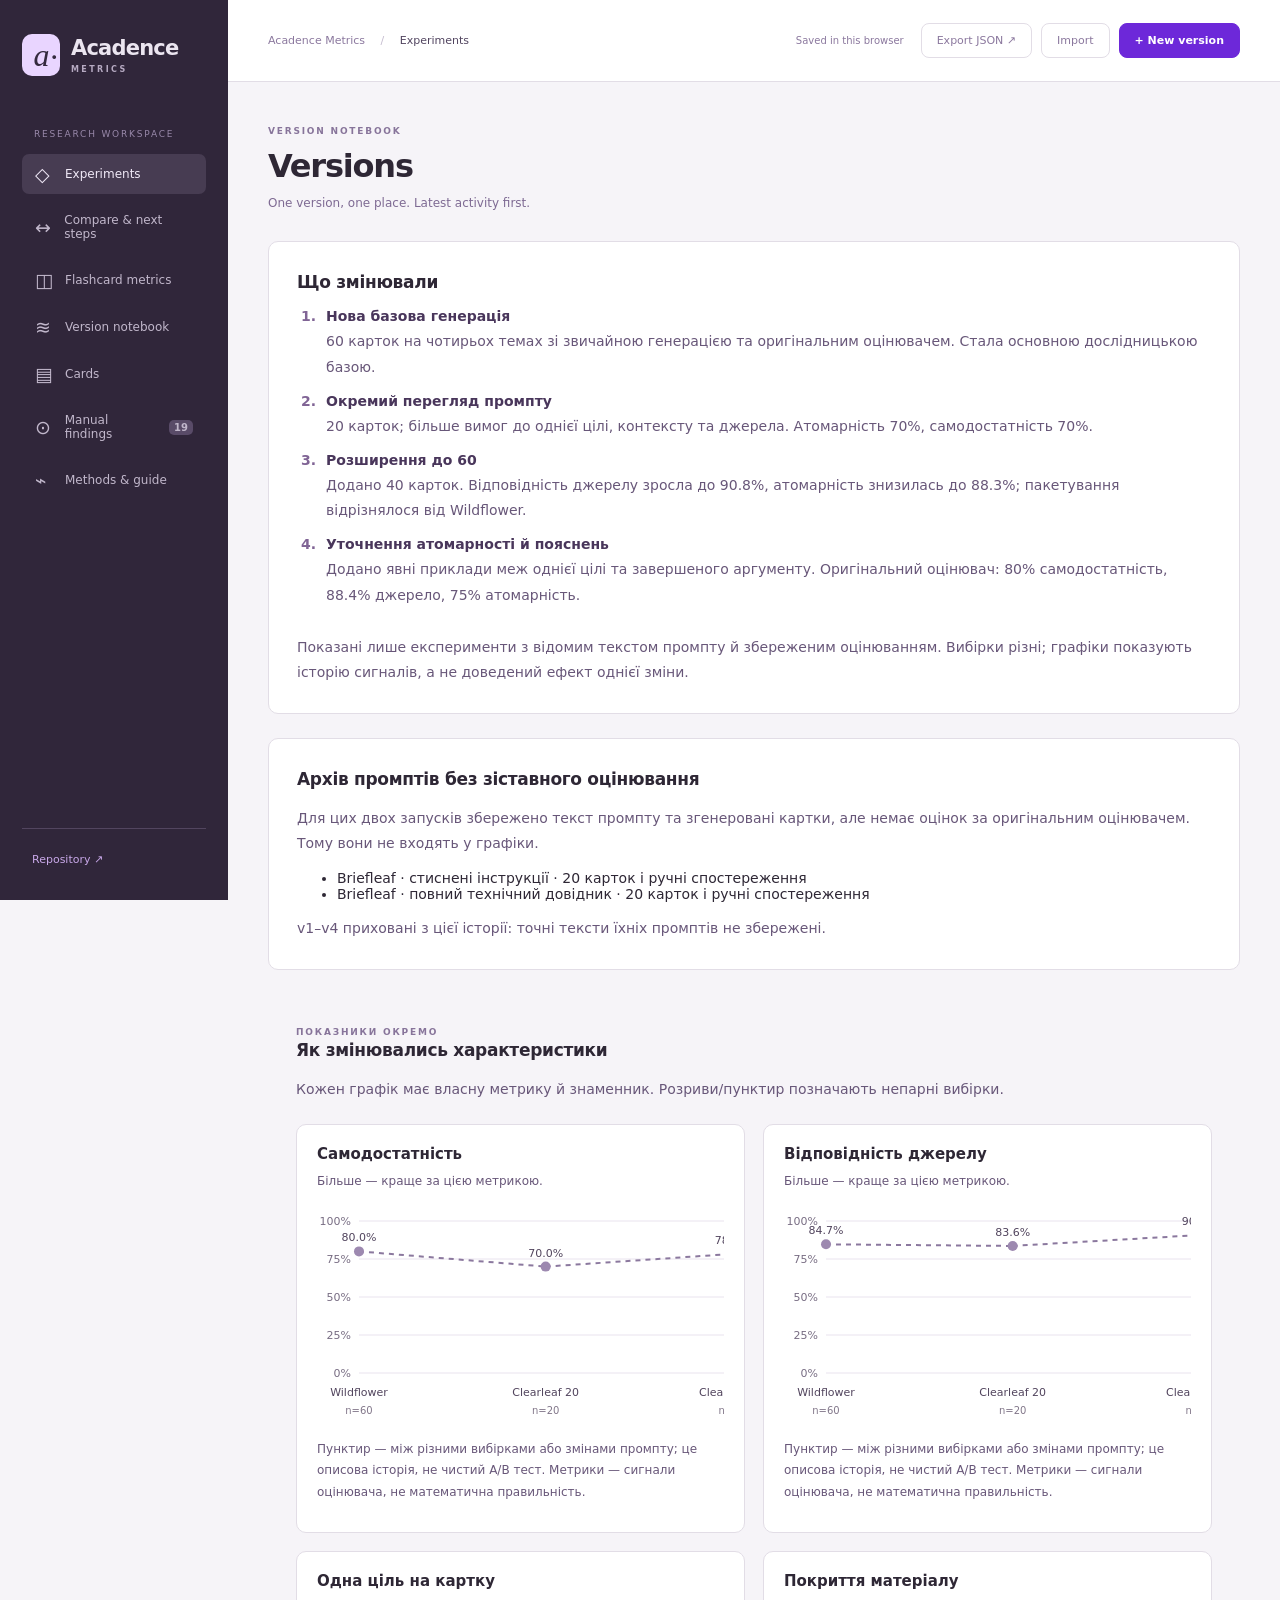
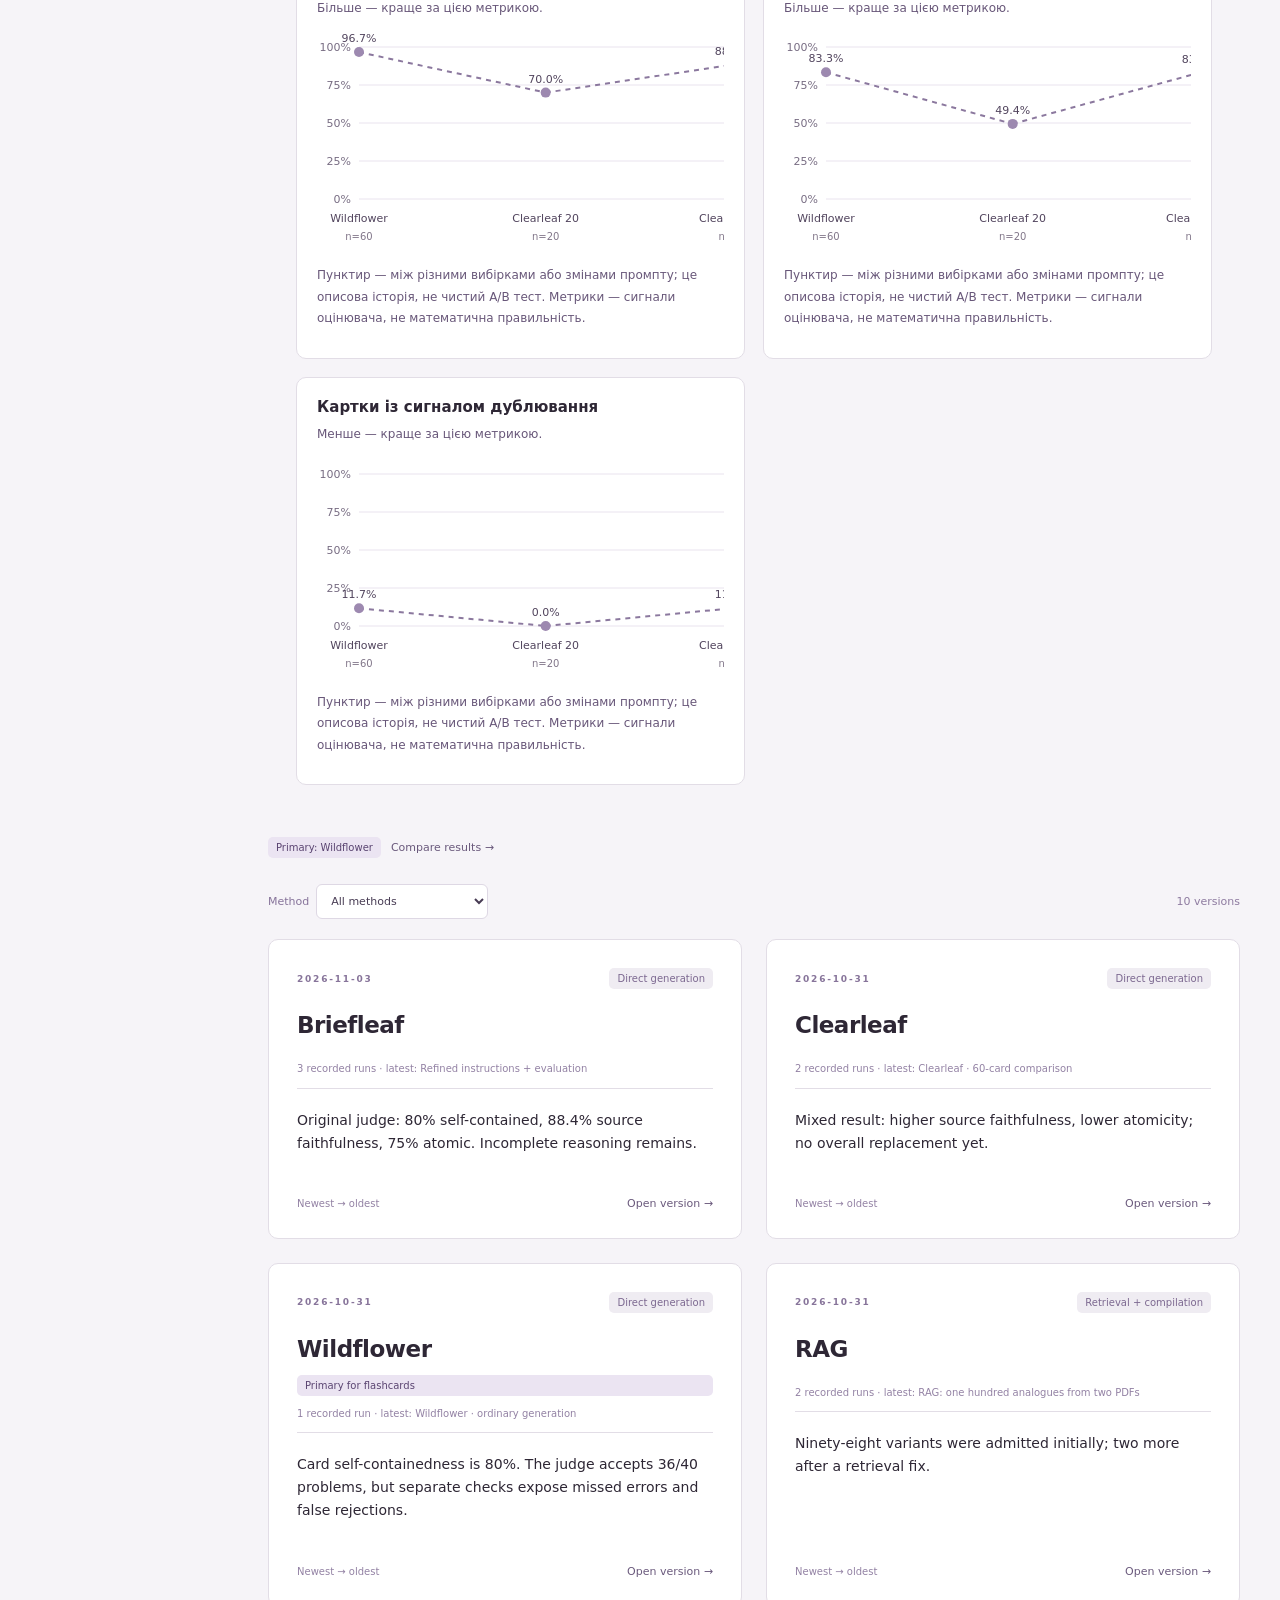
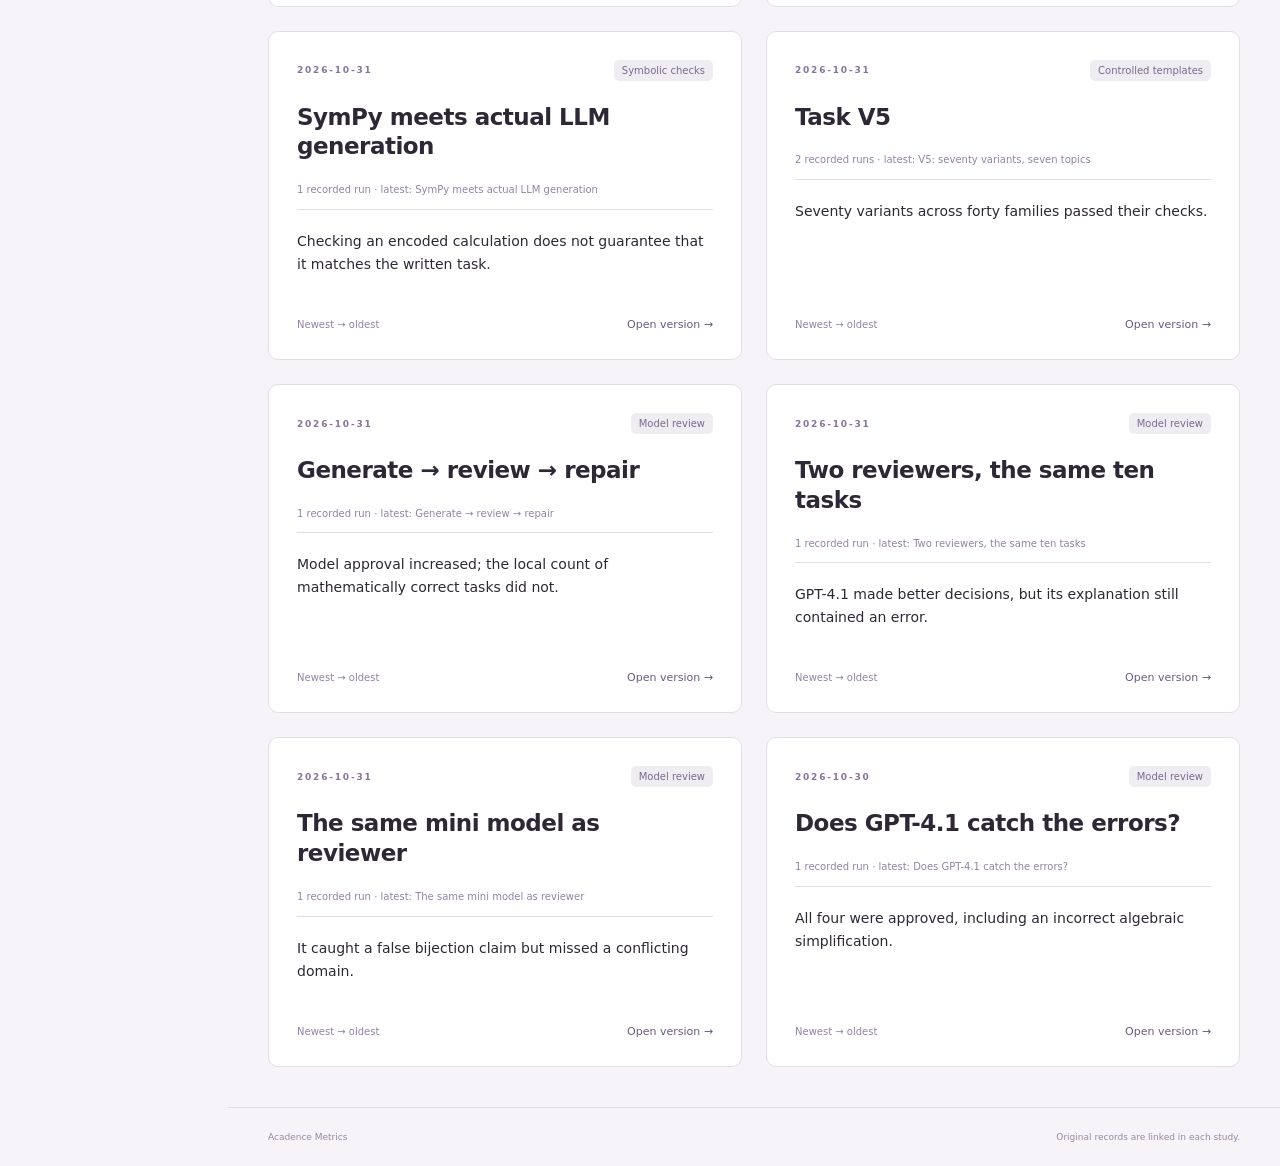
<file: index.html>
<!doctype html>
<html lang="en">
<head>
<meta charset="utf-8"><meta name="viewport" content="width=device-width,initial-scale=1">
<meta name="description" content="Acadence Metrics: experiments, evidence, prompt versions and mathematical validation.">
<meta name="application-name" content="Acadence Metrics">
<meta property="og:site_name" content="Acadence Metrics">
<meta property="og:title" content="Acadence Metrics">
<title>Acadence Metrics</title>
<link rel="icon" href="favicon.svg" type="image/svg+xml">
<link rel="stylesheet" href="style.css?v=version-history">
<link rel="stylesheet" href="vendor/katex/katex.min.css">
<script src="vendor/katex/katex.min.js" defer></script>
<script src="vendor/math-renderer.js" defer></script>
<script src="data.js" defer></script>
<script src="experiments-catalog.js?v=acadence-purple" defer></script>
<script src="history-english.js?v=acadence-purple" defer></script>
<script src="version-runs.js?v=version-history" defer></script>
<script src="version-history.js?v=version-history" defer></script>
<script src="research.js?v=version-history" defer></script>
<script src="version-comparison.js?v=acadence-purple" defer></script>
<script src="workspace.js?v=acadence-purple" defer></script>
<script src="app.js?v=acadence-purple" defer></script>
</head><body>
<aside class="sidebar">
<a class="brand" href="#reviews"><span class="brand-mark">a<span>·</span></span><span>Acadence<small>METRICS</small></span></a>
<div class="nav-label">RESEARCH WORKSPACE</div>
<nav aria-label="Sections">
<a href="#reviews" data-view="reviews"><span>◇</span> Experiments</a>
<a href="#comparison" data-view="comparison"><span>↔</span> Compare & next steps</a>
<a href="#overview" data-view="overview"><span>◫</span> Flashcard metrics</a>
<a href="#versions" data-view="versions"><span>≋</span> Version notebook</a>
<a href="#cards" data-view="cards"><span>▤</span> Cards</a>
<a href="#issues" data-view="issues"><span>⊙</span> Manual findings <b id="issue-count"></b></a>
<a href="#guide" data-view="guide"><span>⌁</span> Methods & guide</a>
</nav>
<div class="sidebar-bottom"><a href="https://github.com/olexandratabakova/mathpdf-metrics" target="_blank" rel="noreferrer">Repository ↗</a></div>
</aside>
<div class="workspace"><header class="topbar"><span>Acadence Metrics <span class="slash">/</span> <b id="breadcrumb">Experiments</b></span><div class="top-actions"><span class="storage-label" id="storage-label">Saved in this browser</span><button id="backup" class="quiet">Export JSON ↗</button><button id="import-backup" class="quiet">Import</button><button id="new-run" class="primary">+ New version</button></div></header>
<main id="main" tabindex="-1"></main><footer class="page-footer"><span>Acadence Metrics</span><span>Original records are linked in each study.</span></footer></div>
    <dialog id="version-dialog" aria-labelledby="version-title">
      <form id="version-form">
        <div class="modal-heading">
          <div>
            <span class="eyebrow">EXPERIMENT HISTORY</span>
            <h2 id="version-title">New version</h2>
          </div>
          <button type="button" class="icon" data-close aria-label="Close">
            ×
          </button>
        </div>
        <div class="form-body">
          <div class="two-col">
            <label
              >Version ID<input
                name="id"
                required
                maxlength="40"
                placeholder="v5" /></label
            ><label>Date<input name="date" type="date" required /></label>
          </div>
          <label
            >Short title<input
              name="title"
              required
              maxlength="160"
              placeholder="For example: more precise task statements" /></label
          ><label
            >Status<select name="status">
              <option value="draft">Draft</option>
              <option value="review">In review</option>
              <option value="accepted">Accepted</option>
            </select></label
          ><label
            >Changes, hypothesis and conclusions<textarea
              name="notes"
              rows="3"
              maxlength="12000"
              placeholder="Hypothesis, changes, conclusion…"
            ></textarea></label
          ><label
            >Prompt snapshot <span class="muted">optional</span
            ><textarea
              name="prompt"
              rows="5"
              maxlength="100000"
              placeholder="Paste the exact prompt for this version"
            ></textarea></label
          ><label
            >Evaluation results CSV <span class="muted">optional</span
            ><input name="csv" type="file" accept=".csv,text/csv"
          /></label>
          <div id="set-scopes"></div>
          <p class="hint">
            Attach cards_*.csv from the evaluator. A version without CSV adds no invented scores. Storage is local; export JSON to move or back up your data.
          </p>
          <p id="form-error" class="error" role="alert" hidden></p>
        </div>
        <div class="modal-footer">
          <button type="button" class="quiet" data-close>Cancel</button
          ><button class="primary" type="submit">Save version</button>
        </div>
      </form>
    </dialog>
    <dialog id="card-dialog" aria-labelledby="card-title">
      <div class="modal-heading">
        <h2 id="card-title">Card</h2>
        <button class="icon" data-close aria-label="Close card">×</button>
      </div>
      <div id="card-detail" class="form-body"></div>
    </dialog>
    <dialog id="issue-dialog" aria-labelledby="issue-title">
      <form id="issue-form">
        <div class="modal-heading">
          <h2 id="issue-title">New finding</h2>
          <button
            type="button"
            class="icon"
            data-close
            aria-label="Close finding"
          >
            ×
          </button>
        </div>
        <div class="form-body">
          <div class="two-col">
            <label>Version<select name="version"></select></label
            ><label
              >Severity<select name="severity">
                <option>Significant</option>
                <option>Critical</option>
                <option>Formatting</option>
              </select></label
            >
          </div>
          <label
            >Topic<input
              name="topic"
              required
              maxlength="200"
              placeholder="For example: functions, tasks"
          /></label>
          <div class="two-col">
            <label
              >Location<input
                name="location"
                required
                maxlength="200"
                placeholder="Task 3, PDF page 2" /></label
            ><label
              >Category<input
                name="category"
                required
                maxlength="100"
                placeholder="False premise"
            /></label>
          </div>
          <label
            >What went wrong<textarea
              name="description"
              required
              rows="3"
              maxlength="8000"
            ></textarea></label
          ><label
            >Evidence or counterexample<textarea
              name="evidence"
              rows="2"
              maxlength="8000"
            ></textarea></label
          ><label
            >Next step<input
              name="next"
              maxlength="2000"
              placeholder="What needs to be retested"
          /></label>
        </div>
        <div class="modal-footer">
          <button type="button" class="quiet" data-close>Cancel</button
          ><button class="primary" type="submit">Add finding</button>
        </div>
      </form>
    </dialog>
    <input
      id="backup-file"
      type="file"
      accept=".json,application/json"
      hidden
    />
    <div id="toast" role="status" hidden></div>
    <noscript>Enable JavaScript to open the dashboard.</noscript>
  </body>
</html>
</file>
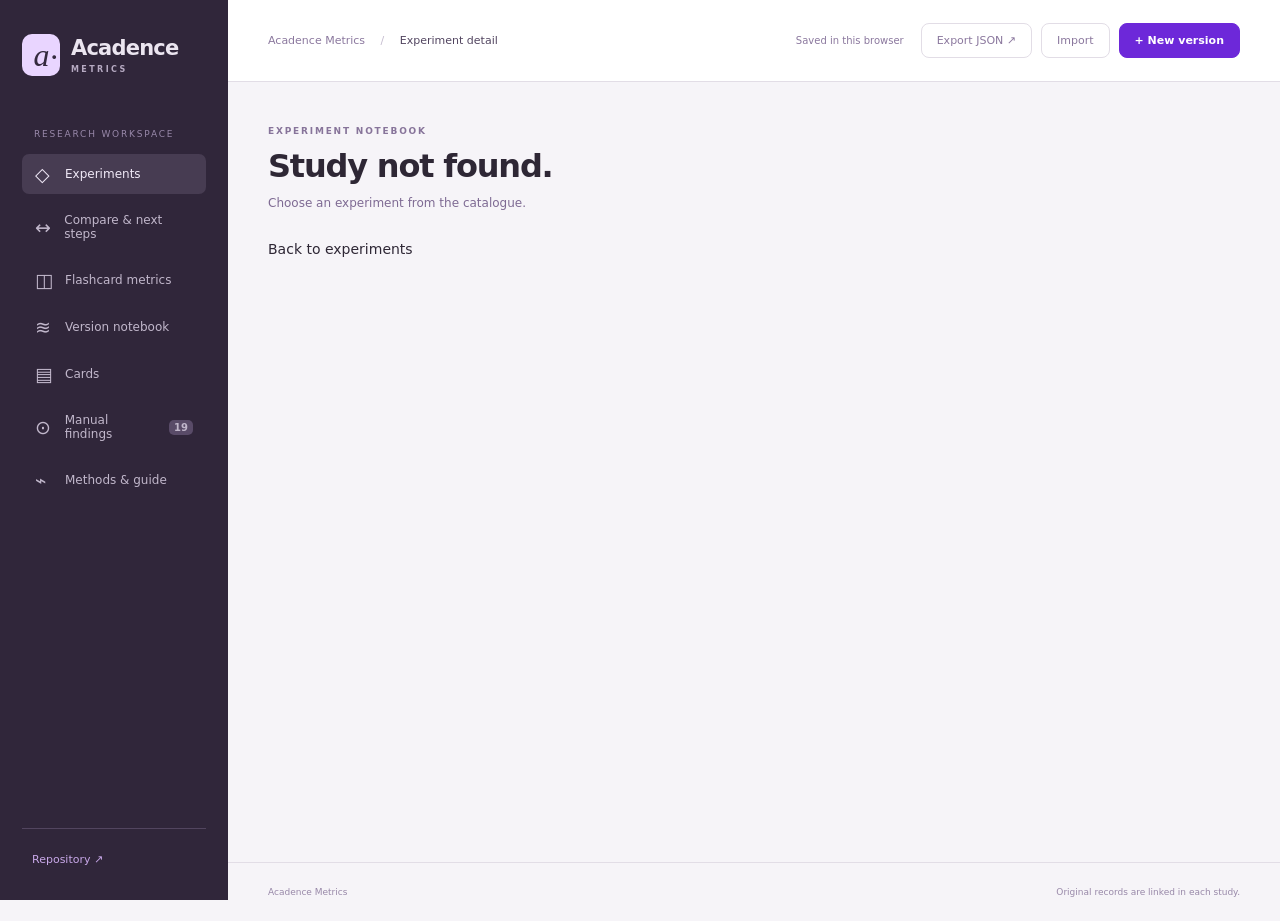
<file: experiment.html>
<!doctype html>
<html lang="en">
<head>
<meta charset="utf-8"><meta name="viewport" content="width=device-width,initial-scale=1">
<meta name="description" content="Acadence Metrics: experiments, evidence, prompt versions and mathematical validation.">
<meta name="application-name" content="Acadence Metrics">
<meta property="og:site_name" content="Acadence Metrics">
<meta property="og:title" content="Acadence Metrics">
<title>Experiment · Acadence Metrics</title>
<link rel="icon" href="favicon.svg" type="image/svg+xml">
<link rel="stylesheet" href="style.css?v=version-history">
<link rel="stylesheet" href="vendor/katex/katex.min.css">
<script src="vendor/katex/katex.min.js" defer></script>
<script src="vendor/math-renderer.js" defer></script>
<script src="data.js" defer></script>
<script src="experiments-catalog.js?v=acadence-purple" defer></script>
<script src="history-english.js?v=acadence-purple" defer></script>
<script src="version-runs.js?v=version-history" defer></script>
<script src="version-history.js?v=version-history" defer></script>
<script src="research.js?v=version-history" defer></script>
<script src="version-comparison.js?v=acadence-purple" defer></script>
<script src="workspace.js?v=acadence-purple" defer></script>
<script src="app.js?v=acadence-purple" defer></script>
</head><body>
<aside class="sidebar">
<a class="brand" href="index.html#reviews"><span class="brand-mark">a<span>·</span></span><span>Acadence<small>METRICS</small></span></a>
<div class="nav-label">RESEARCH WORKSPACE</div>
<nav aria-label="Sections">
<a href="index.html#reviews" data-view="reviews"><span>◇</span> Experiments</a>
<a href="index.html#comparison" data-view="comparison"><span>↔</span> Compare & next steps</a>
<a href="index.html#overview" data-view="overview"><span>◫</span> Flashcard metrics</a>
<a href="index.html#versions" data-view="versions"><span>≋</span> Version notebook</a>
<a href="index.html#cards" data-view="cards"><span>▤</span> Cards</a>
<a href="index.html#issues" data-view="issues"><span>⊙</span> Manual findings <b id="issue-count"></b></a>
<a href="index.html#guide" data-view="guide"><span>⌁</span> Methods & guide</a>
</nav>
<div class="sidebar-bottom"><a href="https://github.com/olexandratabakova/mathpdf-metrics" target="_blank" rel="noreferrer">Repository ↗</a></div>
</aside>
<div class="workspace"><header class="topbar"><span>Acadence Metrics <span class="slash">/</span> <b id="breadcrumb">Experiments</b></span><div class="top-actions"><span class="storage-label" id="storage-label">Saved in this browser</span><button id="backup" class="quiet">Export JSON ↗</button><button id="import-backup" class="quiet">Import</button><button id="new-run" class="primary">+ New version</button></div></header>
<main id="main" tabindex="-1"></main><footer class="page-footer"><span>Acadence Metrics</span><span>Original records are linked in each study.</span></footer></div>
    <dialog id="version-dialog" aria-labelledby="version-title">
      <form id="version-form">
        <div class="modal-heading">
          <div>
            <span class="eyebrow">EXPERIMENT HISTORY</span>
            <h2 id="version-title">New version</h2>
          </div>
          <button type="button" class="icon" data-close aria-label="Close">
            ×
          </button>
        </div>
        <div class="form-body">
          <div class="two-col">
            <label
              >Version ID<input
                name="id"
                required
                maxlength="40"
                placeholder="v5" /></label
            ><label>Date<input name="date" type="date" required /></label>
          </div>
          <label
            >Short title<input
              name="title"
              required
              maxlength="160"
              placeholder="For example: more precise task statements" /></label
          ><label
            >Status<select name="status">
              <option value="draft">Draft</option>
              <option value="review">In review</option>
              <option value="accepted">Accepted</option>
            </select></label
          ><label
            >Changes, hypothesis and conclusions<textarea
              name="notes"
              rows="3"
              maxlength="12000"
              placeholder="Hypothesis, changes, conclusion…"
            ></textarea></label
          ><label
            >Prompt snapshot <span class="muted">optional</span
            ><textarea
              name="prompt"
              rows="5"
              maxlength="100000"
              placeholder="Paste the exact prompt for this version"
            ></textarea></label
          ><label
            >Evaluation results CSV <span class="muted">optional</span
            ><input name="csv" type="file" accept=".csv,text/csv"
          /></label>
          <div id="set-scopes"></div>
          <p class="hint">
            Attach cards_*.csv from the evaluator. A version without CSV adds no invented scores. Storage is local; export JSON to move or back up your data.
          </p>
          <p id="form-error" class="error" role="alert" hidden></p>
        </div>
        <div class="modal-footer">
          <button type="button" class="quiet" data-close>Cancel</button
          ><button class="primary" type="submit">Save version</button>
        </div>
      </form>
    </dialog>
    <dialog id="card-dialog" aria-labelledby="card-title">
      <div class="modal-heading">
        <h2 id="card-title">Card</h2>
        <button class="icon" data-close aria-label="Close card">×</button>
      </div>
      <div id="card-detail" class="form-body"></div>
    </dialog>
    <dialog id="issue-dialog" aria-labelledby="issue-title">
      <form id="issue-form">
        <div class="modal-heading">
          <h2 id="issue-title">New finding</h2>
          <button
            type="button"
            class="icon"
            data-close
            aria-label="Close finding"
          >
            ×
          </button>
        </div>
        <div class="form-body">
          <div class="two-col">
            <label>Version<select name="version"></select></label
            ><label
              >Severity<select name="severity">
                <option>Significant</option>
                <option>Critical</option>
                <option>Formatting</option>
              </select></label
            >
          </div>
          <label
            >Topic<input
              name="topic"
              required
              maxlength="200"
              placeholder="For example: functions, tasks"
          /></label>
          <div class="two-col">
            <label
              >Location<input
                name="location"
                required
                maxlength="200"
                placeholder="Task 3, PDF page 2" /></label
            ><label
              >Category<input
                name="category"
                required
                maxlength="100"
                placeholder="False premise"
            /></label>
          </div>
          <label
            >What went wrong<textarea
              name="description"
              required
              rows="3"
              maxlength="8000"
            ></textarea></label
          ><label
            >Evidence or counterexample<textarea
              name="evidence"
              rows="2"
              maxlength="8000"
            ></textarea></label
          ><label
            >Next step<input
              name="next"
              maxlength="2000"
              placeholder="What needs to be retested"
          /></label>
        </div>
        <div class="modal-footer">
          <button type="button" class="quiet" data-close>Cancel</button
          ><button class="primary" type="submit">Add finding</button>
        </div>
      </form>
    </dialog>
    <input
      id="backup-file"
      type="file"
      accept=".json,application/json"
      hidden
    />
    <div id="toast" role="status" hidden></div>
    <noscript>Enable JavaScript to open the dashboard.</noscript>
  </body>
</html>
</file>
<file: style.css>
:root {
  font-family:
    Inter,
    ui-sans-serif,
    system-ui,
    -apple-system,
    "Segoe UI",
    sans-serif;
  color: #2e2735;
  background: #f6f4f8;
  font-size: 14px;
  --accent: #6d28d9;
  --muted: #7e6a93;
  --border: #e2dde6;
  --accent-soft: #e9d5ff;
  --red: #ae5c4c;
}
* {
  box-sizing: border-box;
}
body {
  margin: 0;
}
button,
input,
select,
textarea {
  font: inherit;
}
button,
a,
input,
select,
textarea {
  outline-offset: 4px;
}
button {
  cursor: pointer;
  border: 1px solid var(--border);
  background: #fff;
  border-radius: 8px;
  padding: 10px 15px;
  color: inherit;
}
button:hover {
  filter: brightness(0.97);
}
button:disabled {
  opacity: 0.5;
  cursor: wait;
}
a {
  color: inherit;
  text-decoration: none;
}
button.primary {
  background: var(--accent);
  border-color: var(--accent);
  color: white;
  font-weight: 550;
}
button.quiet {
  background: transparent;
}
button.icon {
  border: 0;
  background: transparent;
  font-size: 23px;
  padding: 2px 7px;
}
.sidebar {
  position: fixed;
  inset: 0 auto 0 0;
  width: 228px;
  background: #30263a;
  color: #ebe5f0;
  padding: 34px 22px;
  display: flex;
  flex-direction: column;
}
.brand {
  display: flex;
  align-items: center;
  gap: 11px;
  font-size: 21px;
  font-weight: 600;
  letter-spacing: -0.8px;
}
.brand-mark {
  width: 38px;
  height: 42px;
  background: var(--accent-soft);
  border-radius: 10px;
  display: grid;
  place-content: center;
  color: #342a3e;
  font: italic 32px Georgia;
  position: relative;
}
.brand-mark span {
  position: absolute;
  right: 3px;
  bottom: 0;
}
.brand small {
  display: block;
  font-size: 8px;
  letter-spacing: 2.4px;
  color: #b6aac2;
  margin-top: 5px;
}
.nav-label {
  font-size: 9px;
  letter-spacing: 1.8px;
  color: #9888a9;
  margin: 53px 12px 15px;
}
.sidebar nav {
  display: grid;
  gap: 7px;
}
.sidebar nav a {
  padding: 12px 13px;
  display: flex;
  align-items: center;
  gap: 11px;
  font-size: 12px;
  color: #c1b7cb;
  border-radius: 7px;
}
.sidebar nav a > span {
  font-size: 19px;
  line-height: 16px;
  width: 19px;
}
.sidebar nav a.active {
  background: #473c52;
  color: #f0e9f7;
}
.sidebar nav b {
  background: #594b68;
  border-radius: 5px;
  padding: 2px 5px;
  font-size: 10px;
  margin-left: auto;
}
.sidebar-bottom {
  margin-top: auto;
  border-top: 1px solid #52455f;
  padding: 24px 10px 0;
  font-size: 11px;
}
.sidebar-bottom strong {
  font-weight: 500;
}
.sidebar-bottom p {
  color: #aea1bb;
  line-height: 1.9;
  margin: 10px 0 20px;
}
.sidebar-bottom a {
  color: #c8a8e8;
  font-size: 11px;
}
.live-dot {
  display: inline-block;
  width: 6px;
  height: 6px;
  border-radius: 50%;
  background: #b793db;
  margin-right: 6px;
}
.workspace {
  margin-left: 228px;
}
.topbar {
  height: 82px;
  background: #fff;
  border-bottom: 1px solid var(--border);
  padding: 0 40px;
  display: flex;
  align-items: center;
  justify-content: space-between;
  gap: 20px;
  font-size: 11px;
  color: #8b789e;
}
.topbar b {
  color: #524560;
  font-weight: 500;
}
.slash {
  margin: 0 12px;
  color: #c5bccf;
}
.top-actions {
  display: flex;
  align-items: center;
  gap: 9px;
}
.top-actions button {
  font-size: 11px;
}
.storage-label {
  margin-right: 8px;
  font-size: 10px;
}
main {
  max-width: 1440px;
  margin: auto;
  padding: 39px 40px 20px;
  min-height: calc(100vh - 140px);
}
.eyebrow {
  font-size: 9px;
  letter-spacing: 1.8px;
  font-weight: 650;
  color: #87749a;
}
.heading {
  display: flex;
  align-items: flex-end;
  justify-content: space-between;
  gap: 22px;
  margin-bottom: 27px;
}
h1 {
  font-size: 32px;
  letter-spacing: -1.2px;
  font-weight: 550;
  margin: 10px 0 9px;
}
h1 em {
  font-family: Georgia, serif;
  font-weight: 400;
  color: #7a6293;
}
h2 {
  font-size: 17px;
  font-weight: 550;
  letter-spacing: -0.3px;
  margin: 0;
}
h3 {
  font-size: 13px;
  font-weight: 600;
  margin: 0;
}
p {
  line-height: 1.65;
}
.subline {
  color: var(--muted);
  font-size: 12px;
  margin: 0;
}
.tag {
  display: inline-flex;
  align-items: center;
  gap: 6px;
  border-radius: 5px;
  background: #ebe4f2;
  color: #5a4471;
  padding: 5px 8px;
  font-size: 10px;
  white-space: nowrap;
}
.tag.warn {
  background: #f8eee0;
  color: #9a7341;
}
.tag.red {
  background: #faece6;
  color: #a15b48;
}
.tag.neutral {
  background: #efecf2;
  color: #7c6890;
}
.summary-grid {
  display: grid;
  grid-template-columns: repeat(4, 1fr);
  gap: 15px;
  margin: 22px 0;
}
.summary-card {
  background: white;
  border: 1px solid var(--border);
  border-radius: 10px;
  padding: 21px 22px;
  min-width: 0;
}
.summary-card .label {
  color: #79668c;
  font-size: 11px;
}
.summary-card .number {
  display: block;
  font-size: 30px;
  letter-spacing: -1.2px;
  margin: 11px 0 7px;
  font-weight: 550;
}
.summary-card .foot {
  color: #9382a4;
  font-size: 10px;
}
.summary-card .number small {
  font-size: 14px;
  color: #a192b0;
  letter-spacing: 0;
  margin-left: 5px;
}
.summary-card.accent {
  background: #eae1f3;
  border-color: #d6c7e5;
}
.panel {
  background: #fff;
  border: 1px solid var(--border);
  border-radius: 10px;
  overflow: hidden;
}
.panel-heading {
  display: flex;
  align-items: center;
  justify-content: space-between;
  gap: 18px;
  padding: 23px 24px 0;
}
.panel-heading p {
  font-size: 11px;
  color: #9382a4;
  margin: 7px 0 0;
}
.panel-body {
  padding: 22px 24px;
}
.comparison-controls {
  display: flex;
  align-items: center;
  gap: 8px;
}
.comparison-controls select {
  max-width: 110px;
}
.small-label {
  font-size: 10px;
  color: #9382a4;
}
select,
input,
textarea {
  border: 1px solid #ded8e4;
  background: #fff;
  border-radius: 6px;
  padding: 9px 10px;
  color: #483c54;
  min-width: 0;
}
select {
  font-size: 11px;
}
textarea {
  resize: vertical;
  line-height: 1.5;
}
input[type="search"] {
  min-width: 200px;
}
.split {
  display: grid;
  grid-template-columns: minmax(0, 1.7fr) minmax(260px, 1fr);
  gap: 20px;
  margin: 21px 0;
}
.metric-bar {
  margin: 0 0 21px;
}
.bar-heading {
  display: flex;
  justify-content: space-between;
  font-size: 11px;
  margin-bottom: 8px;
}
.bar-heading .diff {
  font-size: 10px;
}
.good {
  color: #614b78;
}
.bad {
  color: #b46b54;
}
.neutral {
  color: #89779c;
}
.bar-pair {
  display: grid;
  gap: 4px;
}
.track {
  height: 7px;
  background: #f1eef4;
  border-radius: 3px;
  overflow: hidden;
}
.fill {
  height: 100%;
  background: #c2b4cf;
  border-radius: 3px;
}
.fill.current {
  background: #715b88;
}
.legend {
  display: flex;
  gap: 18px;
  font-size: 10px;
  color: #87749b;
  margin-bottom: 24px;
}
.legend span:before {
  content: "";
  display: inline-block;
  width: 8px;
  height: 8px;
  border-radius: 2px;
  background: #c2b4cf;
  margin-right: 6px;
}
.legend span:last-child:before {
  background: #715b88;
}
.note {
  font-size: 11px;
  color: #7c6990;
  background: #f3f0f7;
  border: 1px solid #e5dfeb;
  border-radius: 7px;
  padding: 12px 14px;
  line-height: 1.75;
}
.compare-foot {
  margin-top: 8px;
}
.empty {
  padding: 38px;
  text-align: center;
  font-size: 12px;
  color: var(--muted);
  line-height: 1.8;
}
.focus-card {
  margin: 0 0 15px;
  padding-bottom: 15px;
  border-bottom: 1px solid #ebe6f0;
}
.focus-card:last-child {
  border-bottom: 0;
  margin: 0;
  padding: 0;
}
.focus-card h3 {
  font-size: 12px;
  margin: 8px 0;
}
.focus-card p {
  color: #87749a;
  font-size: 11px;
  margin: 0;
}
.mini-arrow {
  font-size: 14px;
  color: #7d6793;
}
.section-head {
  display: flex;
  align-items: center;
  justify-content: space-between;
  margin: 30px 0 15px;
}
.text-button {
  border: 0;
  background: none;
  color: #6a597c;
  padding: 0;
  font-size: 11px;
}
.table-scroll {
  overflow: auto;
}
table {
  border-collapse: collapse;
  width: 100%;
  text-align: left;
  font-size: 11px;
}
th {
  font-size: 9px;
  color: #8f7ea1;
  font-weight: 500;
  letter-spacing: 0.5px;
  background: #faf8fb;
  white-space: nowrap;
}
td,
th {
  padding: 16px 20px;
  border-bottom: 1px solid #ece7f0;
}
td {
  white-space: nowrap;
}
td.wrap {
  white-space: normal;
  min-width: 180px;
  line-height: 1.6;
}
tr:last-child td {
  border-bottom: 0;
}
.table-title {
  font-size: 11px;
  font-weight: 600;
}
.cell-meta {
  font-size: 10px;
  color: #9787a8;
  display: block;
  margin-top: 5px;
}
.version-dot {
  width: 9px;
  height: 9px;
  display: inline-block;
  border-radius: 3px;
  background: #856c9f;
  margin-right: 8px;
}
.version-dot.v1 {
  background: #c3b9cd;
}
.version-dot.v2 {
  background: #9a86af;
}
.version-dot.v3 {
  background: #ab9abd;
}
.version-dot.v4 {
  background: #654f7c;
}
.filters {
  display: flex;
  align-items: center;
  gap: 12px;
  flex-wrap: wrap;
  margin: 20px 0;
}
.filters label {
  display: flex;
  align-items: center;
  gap: 7px;
  font-size: 11px;
  color: #86739a;
}
.count {
  font-size: 11px;
  color: #8e7ba0;
  margin-left: auto;
}
.page-footer {
  display: flex;
  gap: 20px;
  justify-content: space-between;
  font-size: 9px;
  color: #9888a8;
  padding: 24px 40px;
  border-top: 1px solid var(--border);
  margin-top: 20px;
}
.version-list {
  display: grid;
  gap: 16px;
}
.version-entry {
  display: grid;
  grid-template-columns: 80px minmax(0, 1fr) 170px;
  gap: 20px;
  align-items: start;
  padding: 25px;
}
.version-id {
  font: italic 32px Georgia;
  color: #6e5984;
  background: #eee7f4;
  border-radius: 10px;
  padding: 18px 12px;
  text-align: center;
}
.version-entry h2 {
  margin: 3px 0 10px;
}
.version-entry p {
  font-size: 12px;
  color: #7e6a92;
  margin: 8px 0;
}
.version-entry .stats {
  display: flex;
  gap: 20px;
  font-size: 10px;
  color: #8b789e;
  margin-top: 15px;
}
.version-entry .actions {
  text-align: right;
  display: grid;
  gap: 12px;
  justify-items: end;
}
.version-entry details {
  font-size: 11px;
  margin-top: 15px;
}
.version-entry pre {
  white-space: pre-wrap;
  word-break: break-word;
  max-height: 250px;
  overflow: auto;
  font-size: 11px;
  padding: 14px;
  background: #f4f1f8;
}
.issue-card {
  padding: 22px 24px;
  margin-bottom: 14px;
}
.issue-top {
  display: flex;
  align-items: center;
  gap: 8px;
  flex-wrap: wrap;
}
.issue-card h2 {
  font-size: 15px;
  margin: 14px 0 9px;
}
.issue-card p {
  font-size: 12px;
  margin: 8px 0;
  color: #705e82;
}
.issue-card details {
  font-size: 11px;
  color: #7d6992;
  margin-top: 13px;
  line-height: 1.8;
}
.issue-card select {
  margin-left: auto;
}
.card-front {
  max-width: 400px;
  white-space: normal;
  line-height: 1.6;
}
.progress-mini {
  display: inline-block;
  width: 55px;
  height: 4px;
  border-radius: 2px;
  background: #ebe5f1;
  margin-right: 7px;
  vertical-align: middle;
  overflow: hidden;
}
.progress-mini i {
  display: block;
  height: 100%;
  background: #816b97;
}
.guide-grid {
  display: grid;
  grid-template-columns: repeat(2, 1fr);
  gap: 18px;
}
.guide-grid article {
  padding: 25px;
}
.guide-grid p,
.guide-grid li {
  font-size: 12px;
  color: #7a678e;
  line-height: 1.9;
}
.guide-grid h2 {
  margin-bottom: 12px;
}
.guide-grid ol {
  padding-left: 20px;
}
.glossary-row {
  display: grid;
  grid-template-columns: 170px 1fr;
  padding: 16px 24px;
  border-top: 1px solid var(--border);
  gap: 15px;
  font-size: 12px;
  line-height: 1.7;
}
.glossary-row span {
  color: #7e6a93;
}
.metric-cell {
  font-variant-numeric: tabular-nums;
}
dialog {
  border: 1px solid var(--border);
  border-radius: 14px;
  color: inherit;
  max-height: 90dvh;
  width: min(620px, calc(100vw - 24px));
  padding: 0;
  box-shadow: 0 25px 100px #20342724;
}
dialog::backdrop {
  background: #253b304f;
  backdrop-filter: blur(3px);
}
.modal-heading {
  padding: 24px;
  display: flex;
  align-items: center;
  justify-content: space-between;
  border-bottom: 1px solid var(--border);
}
.modal-heading h2 {
  margin-top: 5px;
}
.form-body {
  padding: 22px 24px;
  display: grid;
  gap: 15px;
  max-height: 65dvh;
  overflow: auto;
}
label {
  display: grid;
  gap: 7px;
  font-size: 12px;
}
.two-col {
  display: grid;
  grid-template-columns: 1fr 1fr;
  gap: 14px;
}
.modal-footer {
  display: flex;
  justify-content: flex-end;
  gap: 9px;
  padding: 18px 24px;
  border-top: 1px solid var(--border);
}
.hint {
  font-size: 11px;
  color: #87749b;
  margin: 0;
}
.muted {
  color: #9a8aaa;
  font-size: 10px;
}
.error {
  color: #a45543;
  font-size: 12px;
}
.detail-block {
  font-size: 12px;
  white-space: pre-wrap;
  overflow-wrap: anywhere;
  line-height: 1.8;
}
#toast {
  position: fixed;
  bottom: 25px;
  left: 50%;
  transform: translateX(-50%);
  padding: 13px 20px;
  background: #392d45;
  color: #fff;
  border-radius: 9px;
  box-shadow: 0 5px 30px #263a3020;
  font-size: 12px;
  max-width: 90vw;
  z-index: 5;
}
[hidden] {
  display: none !important;
}
.pagination {
  display: flex;
  gap: 12px;
  align-items: center;
  justify-content: center;
  padding: 18px;
  font-size: 11px;
}
.pagination button {
  font-size: 11px;
}
.quality-pill {
  font-size: 10px;
  color: #68537e;
  background: #eee8f4;
  border-radius: 5px;
  padding: 4px 7px;
}
.seed-warning {
  font-size: 10px;
  color: #9b7747;
}
.callout {
  border-left: 3px solid #b49bce;
  padding: 13px 18px;
  background: #eee7f4;
  margin: 23px 0;
  font-size: 12px;
  line-height: 1.8;
  color: #6b5a7d;
}
.add-issue {
  margin-left: auto;
}
@media (min-width: 1500px) {
  main {
    padding-top: 48px;
  }
  .summary-card {
    padding: 25px;
  }
  .topbar {
    padding-inline: 50px;
  }
}
@media (max-width: 1100px) {
  .sidebar {
    width: 190px;
    padding-inline: 16px;
  }
  .workspace {
    margin-left: 190px;
  }
  .topbar {
    padding-inline: 25px;
  }
  .storage-label {
    display: none;
  }
  main {
    padding: 30px 25px;
  }
  .split {
    grid-template-columns: 1.4fr 1fr;
  }
  .summary-card {
    padding: 17px;
  }
  .page-footer {
    padding-inline: 25px;
  }
}
@media (max-width: 800px) {
  .sidebar {
    position: relative;
    width: auto;
    padding: 18px 20px;
    display: block;
  }
  .brand {
    font-size: 18px;
  }
  .nav-label,
  .sidebar-bottom {
    display: none;
  }
  .sidebar nav {
    display: flex;
    gap: 5px;
    margin-top: 20px;
    overflow: auto;
  }
  .sidebar nav a {
    flex-shrink: 0;
    padding: 9px;
    font-size: 11px;
  }
  .sidebar nav a > span {
    display: none;
  }
  .workspace {
    margin-left: 0;
  }
  .topbar {
    height: auto;
    min-height: 65px;
    flex-wrap: wrap;
    padding: 15px 20px;
    gap: 12px;
  }
  .top-actions {
    margin-left: auto;
  }
  .topbar > span {
    font-size: 10px;
  }
  .top-actions button {
    padding: 8px 10px;
  }
  .heading {
    align-items: flex-start;
  }
  h1 {
    font-size: 28px;
  }
  main {
    padding: 27px 20px;
  }
  .summary-grid {
    grid-template-columns: repeat(2, 1fr);
    gap: 12px;
  }
  .split {
    grid-template-columns: 1fr;
  }
  .guide-grid {
    grid-template-columns: 1fr;
  }
  .page-footer {
    padding: 20px;
    flex-direction: column;
    gap: 8px;
  }
  .version-entry {
    grid-template-columns: 55px 1fr;
    padding: 20px;
    gap: 15px;
  }
  .version-entry .actions {
    grid-column: 2;
    display: flex;
    align-items: center;
    justify-content: space-between;
  }
  .version-id {
    font-size: 24px;
    padding: 14px 6px;
  }
  .version-entry .stats {
    flex-wrap: wrap;
    gap: 12px;
  }
  .glossary-row {
    grid-template-columns: 1fr;
    gap: 4px;
  }
  .panel-heading {
    padding: 20px 18px 0;
    align-items: flex-start;
  }
  .panel-body {
    padding: 20px 18px;
  }
  .comparison-controls {
    gap: 5px;
  }
  .comparison-controls select {
    max-width: 74px;
  }
  .filters input[type="search"] {
    width: 100%;
    min-width: 0;
  }
  .heading > .tag {
    display: none;
  }
  .two-col {
    grid-template-columns: 1fr 1fr;
  }
  .count {
    margin-left: 0;
  }
  .issue-card select {
    margin-left: 0;
  }
  .issue-card {
    padding: 20px 18px;
  }
}

.more-metrics {
  font-size: 11px;
  color: #7c6890;
  margin: 0 0 20px;
}
.more-metrics summary {
  cursor: pointer;
  margin-bottom: 15px;
}
.more-metrics .bar-heading {
  padding: 8px 0;
}
.experiment-intro {
  padding: 25px;
  display: flex;
  justify-content: space-between;
  gap: 30px;
  margin-bottom: 20px;
}
.experiment-intro h2 {
  font-size: 22px;
  margin: 12px 0;
}
.experiment-intro p {
  font-size: 12px;
  color: #78658c;
  max-width: 700px;
}
.experiment-flow {
  display: flex;
  align-items: center;
  gap: 15px;
  margin-top: 20px;
  flex-wrap: wrap;
}
.experiment-flow > span {
  background: #eee7f4;
  padding: 12px 16px;
  border-radius: 8px;
  font-size: 12px;
}
.experiment-flow small {
  display: block;
  color: #8a789d;
  margin-top: 3px;
}
.experiment-flow b {
  font-weight: 400;
  color: #86739a;
}
.experiment-cost {
  display: flex;
  flex-direction: column;
  align-items: flex-end;
  gap: 10px;
  min-width: 160px;
}
.experiment-cost strong {
  font-size: 29px;
  letter-spacing: -1px;
}
.experiment-cost span,
.experiment-cost a {
  font-size: 10px;
  color: #857299;
}
.experiment-problem {
  padding: 25px;
  margin-bottom: 20px;
}
.experiment-problem-heading {
  display: flex;
  align-items: center;
  justify-content: space-between;
  gap: 15px;
  margin-bottom: 15px;
}
.experiment-problem > h2 {
  margin-bottom: 22px;
  line-height: 1.5;
}
.report-math {
  line-height: 1.8;
  font-size: 13px;
  overflow-wrap: anywhere;
}
.report-math .text-block,
.review-prose .text-block {
  white-space: pre-wrap;
  margin-bottom: 12px;
}
.report-math .math-block {
  margin: 16px 0;
}
.report-math .math-output {
  overflow-x: auto;
  padding-block: 7px;
}
.report-math .katex-display {
  text-align: left;
}
.report-math .citation {
  font-size: 10px;
  color: #8a789d;
  margin-block: 5px;
}
.report-math .raw-formula {
  font: 12px monospace;
  white-space: pre-wrap;
}
.review-result {
  border-top: 1px solid var(--border);
  padding-top: 19px;
  margin-top: 22px;
}
.review-result h3 {
  margin-bottom: 12px;
}
.review-prose {
  font-size: 12px;
  line-height: 1.9;
  overflow-wrap: anywhere;
  margin-top: 12px;
}
.review-prose .math-block,
.review-prose .katex-display {
  overflow-x: auto;
}
.review-result details,
.original-solution,
.provenance {
  font-size: 12px;
  color: #726085;
  margin-top: 16px;
}
.review-result summary,
.original-solution summary,
.provenance summary {
  cursor: pointer;
}
.original-solution {
  padding-top: 18px;
  border-top: 1px solid var(--border);
}
.original-solution .report-math {
  margin-top: 20px;
  color: #2e2735;
}
.review-checks {
  display: flex;
  gap: 8px;
  flex-wrap: wrap;
}
.review-checks span {
  padding: 5px 8px;
  background: #f1edf5;
  border-radius: 5px;
  font-size: 10px;
}
.review-issues {
  font-size: 12px;
  line-height: 1.85;
  color: #876955;
  padding-left: 20px;
}
.provenance {
  line-height: 1.8;
}
.provenance code {
  overflow-wrap: anywhere;
  font-size: 10px;
}
@media (max-width: 800px) {
  .experiment-intro {
    flex-direction: column;
    padding: 20px;
    gap: 18px;
  }
  .experiment-cost {
    align-items: flex-start;
  }
  .experiment-problem {
    padding: 20px 16px;
  }
  .experiment-flow {
    gap: 8px;
  }
  .experiment-flow > span {
    padding: 10px;
    font-size: 11px;
  }
  .review-checks {
    gap: 6px;
  }
}

.manual-finding {
  padding: 18px;
  background: #fdf1eb;
  border: 1px solid #edd6c8;
  border-radius: 8px;
  margin-top: 20px;
}
.manual-finding .review-prose {
  color: #845844;
}
/* Research catalogue and focused study pages. */
.research-intro{display:flex;align-items:center;flex-wrap:wrap;gap:10px;margin:0 0 26px}
.experiment-grid{display:grid;grid-template-columns:repeat(2,minmax(0,1fr));gap:24px}
.experiment-card{padding:28px;display:flex;flex-direction:column;min-width:0}
.experiment-meta,.experiment-footer{display:flex;justify-content:space-between;align-items:center;gap:12px;flex-wrap:wrap}
.experiment-card h2{font-size:23px;line-height:1.3;margin:22px 0 10px;letter-spacing:-.5px}
.experiment-card h2 a{color:inherit;text-decoration:none}
.experiment-card h2 a:hover{text-decoration:underline;text-underline-offset:5px}
.experiment-description{color:var(--muted,#7e6a93);line-height:1.65;margin:0 0 22px}
.experiment-chart{margin:0;padding:22px 0}
.experiment-chart figcaption{font-size:13px;font-weight:650;line-height:1.5;margin-bottom:18px}
.chart-bars{display:grid;gap:13px}
.chart-label{display:flex;justify-content:space-between;align-items:baseline;gap:12px;font-size:12px;line-height:1.4;margin-bottom:6px}
.chart-label strong{white-space:nowrap;font-variant-numeric:tabular-nums;font-size:12px}
.chart-track{height:8px;background:#ece9f0;border-radius:3px;overflow:hidden}
.chart-fill{height:100%;background:#69597a;border-radius:3px}
.tone-muted{background:#a091af}.tone-clay{background:#b77661}.tone-ink{background:#41344e}.tone-sand{background:#b8aa76}
.chart-caption{font-size:12px;color:#746187;line-height:1.65;margin:17px 0 0}
.experiment-finding{font-size:14px;line-height:1.65;border-top:1px solid #e2dde6;padding-top:20px;margin:0 0 22px}
.experiment-footer{margin-top:auto}
.experiment-footer .text-button{white-space:nowrap}
.history-grid{display:grid;grid-template-columns:repeat(4,minmax(0,1fr));gap:16px;margin:22px 0}
.history-tile{display:block;padding:23px;text-decoration:none;color:inherit}
.history-tile:hover{border-color:#9c8dac}
.history-tile h3{font-size:17px;margin:16px 0 10px;line-height:1.4}
.history-tile p{font-size:13px;color:#746187;line-height:1.65}
.history-tile .text-button{font-size:12px}
.back-link{display:inline-block;margin-bottom:25px}
.study-lead{display:grid;grid-template-columns:1.25fr 1fr;gap:24px;margin-bottom:24px}
.study-section{padding:28px;margin-bottom:24px;min-width:0}
.study-lead .study-section{margin-bottom:0}
.study-section .experiment-chart{padding:0}
.study-section h2{line-height:1.45}
.study-section h3{font-size:15px;margin:25px 0 8px}
.study-section p{font-size:14px;line-height:1.8;color:#685779}
.algorithm-list{padding-left:23px;display:grid;grid-template-columns:1fr 1fr;gap:20px 38px;margin-top:25px}
.algorithm-list li{padding-left:5px;font-size:14px}
.algorithm-list p{margin:7px 0 0}
.task-evidence{border:1px solid #e2dde6;border-radius:9px;background:white;margin:12px 0;min-width:0;overflow:hidden}
.task-evidence>summary{padding:19px 22px;cursor:pointer;font-size:14px;font-weight:550;line-height:1.6;overflow-wrap:anywhere}
.task-evidence>summary .tag{margin:0 8px 0 0}
.task-evidence>summary .cell-meta{margin-left:38px}
.task-body{padding:4px 24px 26px;overflow-wrap:anywhere;border-top:1px solid #ece9f0}
.task-body h4{font-size:12px;text-transform:uppercase;letter-spacing:.08em;color:#7e6a93;margin:25px 0 12px}
.task-body p,.task-body li{line-height:1.8;font-size:14px}
.task-body pre{white-space:pre-wrap;overflow-wrap:anywhere;font-size:12px;max-width:100%}
.before-after{display:grid;grid-template-columns:1fr 1fr;gap:26px}
.before-after section{min-width:0}
.report-math{min-width:0;max-width:100%}
.report-math .katex-display{overflow-x:auto;overflow-y:hidden;padding:6px 0}
.guide-grid .panel{min-width:0;overflow-wrap:anywhere}
.comparison-roadmap .panel{padding:25px}
.comparison-roadmap h2{font-size:19px;line-height:1.45;margin:18px 0 12px}
.comparison-roadmap p{font-size:14px;line-height:1.8}
#method-comparison{min-width:1100px}
#method-comparison td{vertical-align:top;white-space:normal;min-width:185px;line-height:1.65}
#method-comparison td:last-child{min-width:85px;white-space:nowrap}
#version-comparison{min-width:1100px}
#version-comparison td:not(:first-child){font-variant-numeric:tabular-nums}
@media(min-width:1500px){.experiment-grid{grid-template-columns:repeat(3,minmax(0,1fr))}}
@media(max-width:1100px){.history-grid{grid-template-columns:repeat(2,minmax(0,1fr))}.study-lead{grid-template-columns:1fr}}
@media(max-width:760px){.experiment-grid,.before-after,.algorithm-list{grid-template-columns:1fr}.experiment-card,.study-section{padding:22px}.experiment-card h2{font-size:22px}.chart-label{font-size:11px}.history-grid{grid-template-columns:1fr 1fr}.history-tile{padding:17px}.experiment-meta .tag{font-size:10px}.task-body{padding:3px 16px 20px}.task-evidence>summary{padding:16px}.study-lead{gap:16px}}
@media(max-width:380px){.history-grid{grid-template-columns:1fr}.chart-label{gap:6px}.research-intro .tag{font-size:10px}.experiment-card{padding:18px}}
.version-card{display:flex;flex-direction:column}
.version-card .experiment-footer{margin-top:auto;padding-top:20px}
.version-run>summary{display:flex;align-items:center;justify-content:space-between;gap:16px;cursor:pointer;list-style:none}
.version-run>summary::-webkit-details-marker{display:none}
.version-run>summary strong{display:block;margin-top:10px;font-size:20px;line-height:1.4}
.version-run>summary::after{content:'+';font-size:24px;color:#786489}
.version-run[open]>summary::after{content:'−'}
.version-run-body{padding-top:20px}
.version-timeline{max-width:1100px}
.version-run .task-evidence{margin-top:12px}
.evolution-grid{display:grid;grid-template-columns:repeat(2,minmax(0,1fr));gap:18px;margin-top:22px}
.evolution-chart{padding:20px;min-width:0}
.evolution-chart h3{margin:0 0 6px}
.evolution-chart svg{display:block;width:100%;height:auto;min-width:620px}
.evolution-scroll{overflow-x:auto;overscroll-behavior-inline:contain}
.evolution-chart .hint{margin:8px 0;font-size:12px}
.change-timeline{padding-left:24px}
.change-timeline li{padding:0 0 13px 5px}
.change-timeline li::marker{color:#806495;font-weight:700}
.change-timeline a{color:#49365b}
.change-timeline p{margin:5px 0 0}
@media(max-width:600px){.version-run>summary{flex-wrap:wrap}.version-run>summary>span:first-child{flex:1;min-width:170px}.version-run>summary strong{font-size:18px}.version-run .tag{white-space:normal}}
@media(max-width:760px){.evolution-grid{grid-template-columns:1fr}.evolution-chart{padding:16px}}
</file>
